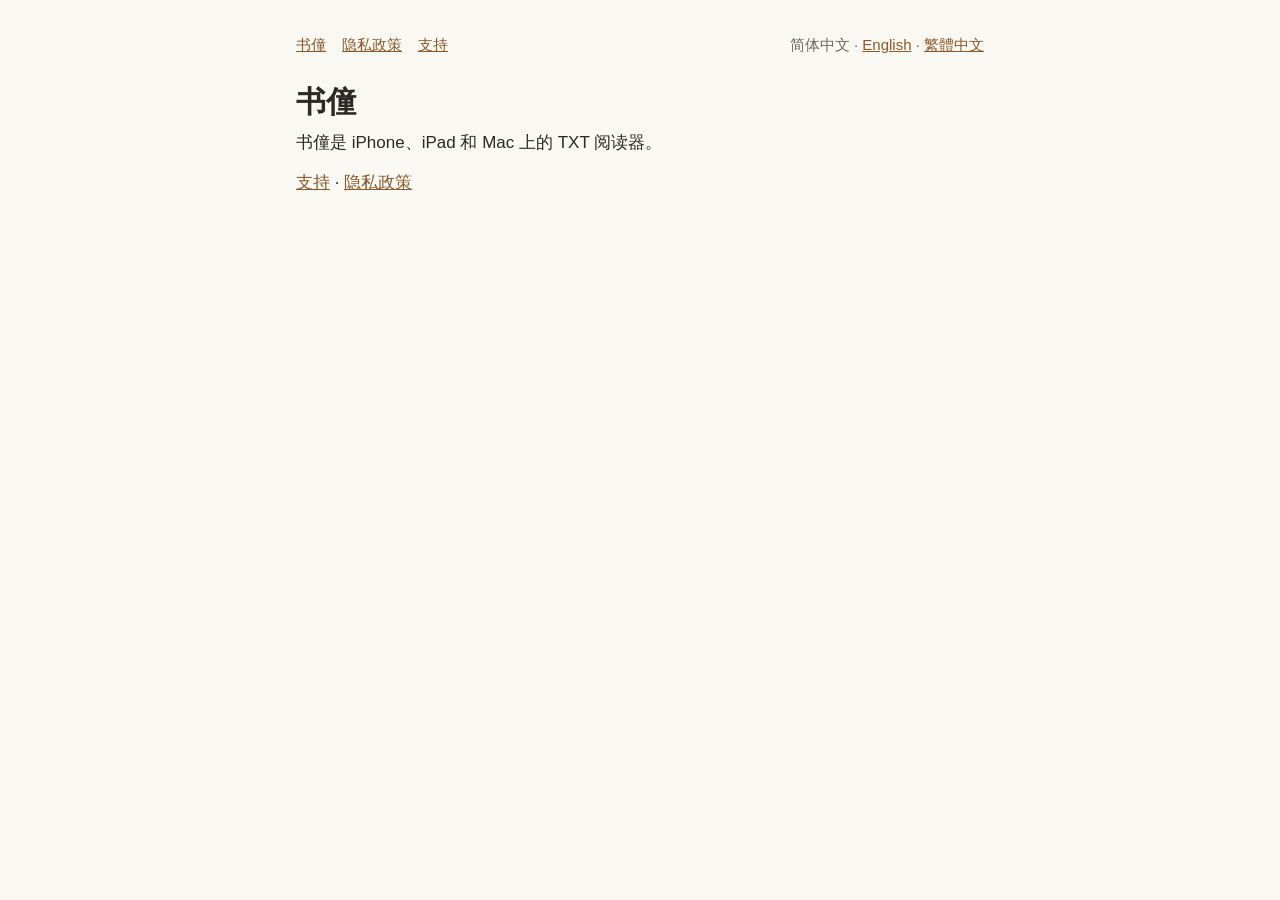
<file: index.html>
<!doctype html>
<html lang="zh-Hans">
<head>
<meta charset="utf-8">
<meta name="viewport" content="width=device-width, initial-scale=1">
<title>书僮</title>
<link rel="stylesheet" href="style.css">
</head>
<body>
<main>
<nav><a href="index.html">书僮</a><a href="privacy.html">隐私政策</a><a href="support.html">支持</a><span class="langs"><span>简体中文</span> · <a href="en/index.html" hreflang="en">English</a> · <a href="zh-Hant/index.html" hreflang="zh-Hant">繁體中文</a></span></nav>
<h1>书僮</h1>
<p>书僮是 iPhone、iPad 和 Mac 上的 TXT 阅读器。</p>
<p><a href="support.html">支持</a> · <a href="privacy.html">隐私政策</a></p>
</main>
</body>
</html>
</file>
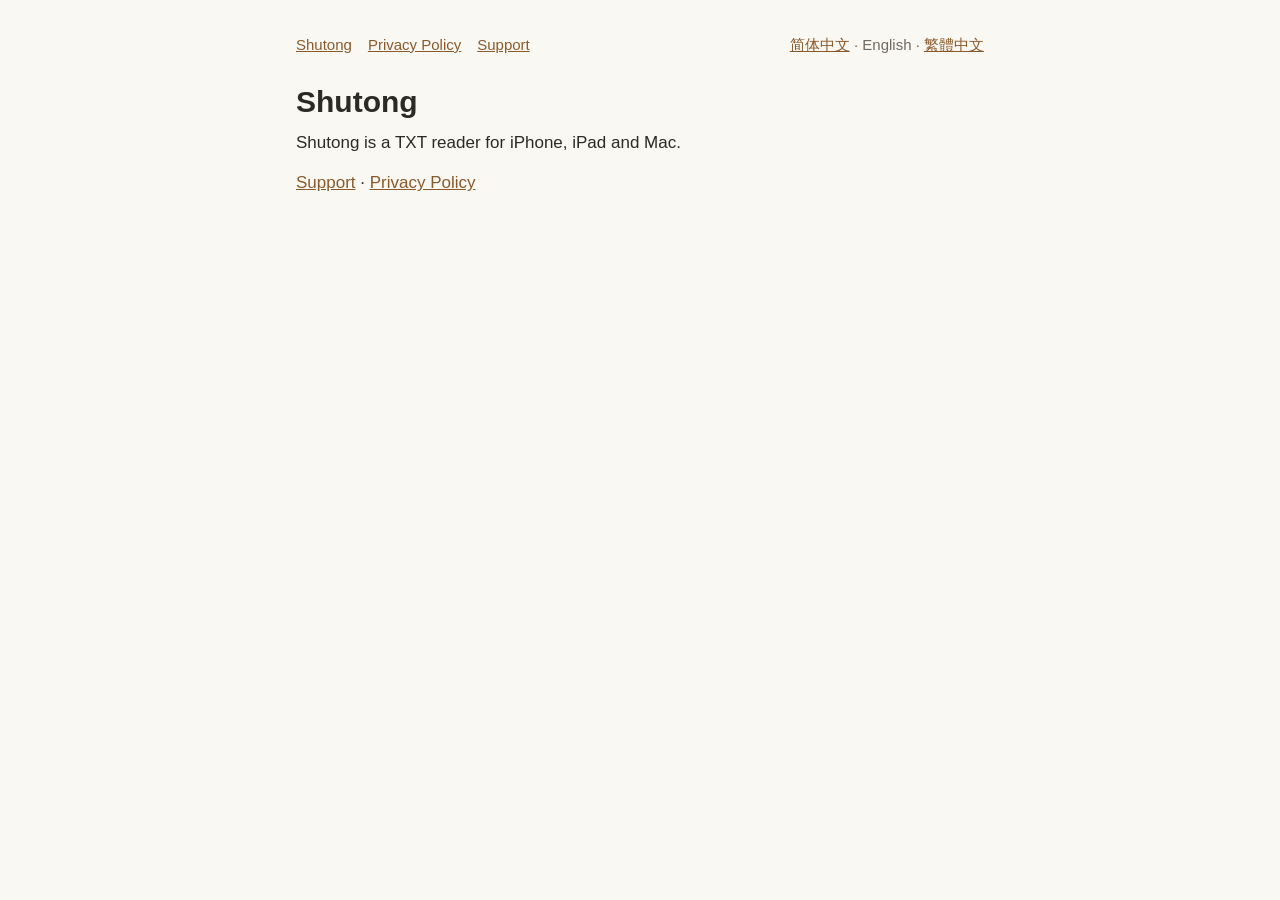
<file: en/index.html>
<!doctype html>
<html lang="en">
<head>
<meta charset="utf-8">
<meta name="viewport" content="width=device-width, initial-scale=1">
<title>Shutong</title>
<link rel="stylesheet" href="../style.css">
</head>
<body>
<main>
<nav><a href="../en/index.html">Shutong</a><a href="../en/privacy.html">Privacy Policy</a><a href="../en/support.html">Support</a><span class="langs"><a href="../index.html" hreflang="zh-Hans">简体中文</a> · <span>English</span> · <a href="../zh-Hant/index.html" hreflang="zh-Hant">繁體中文</a></span></nav>
<h1>Shutong</h1>
<p>Shutong is a TXT reader for iPhone, iPad and Mac.</p>
<p><a href="support.html">Support</a> · <a href="privacy.html">Privacy Policy</a></p>
</main>
</body>
</html>
</file>
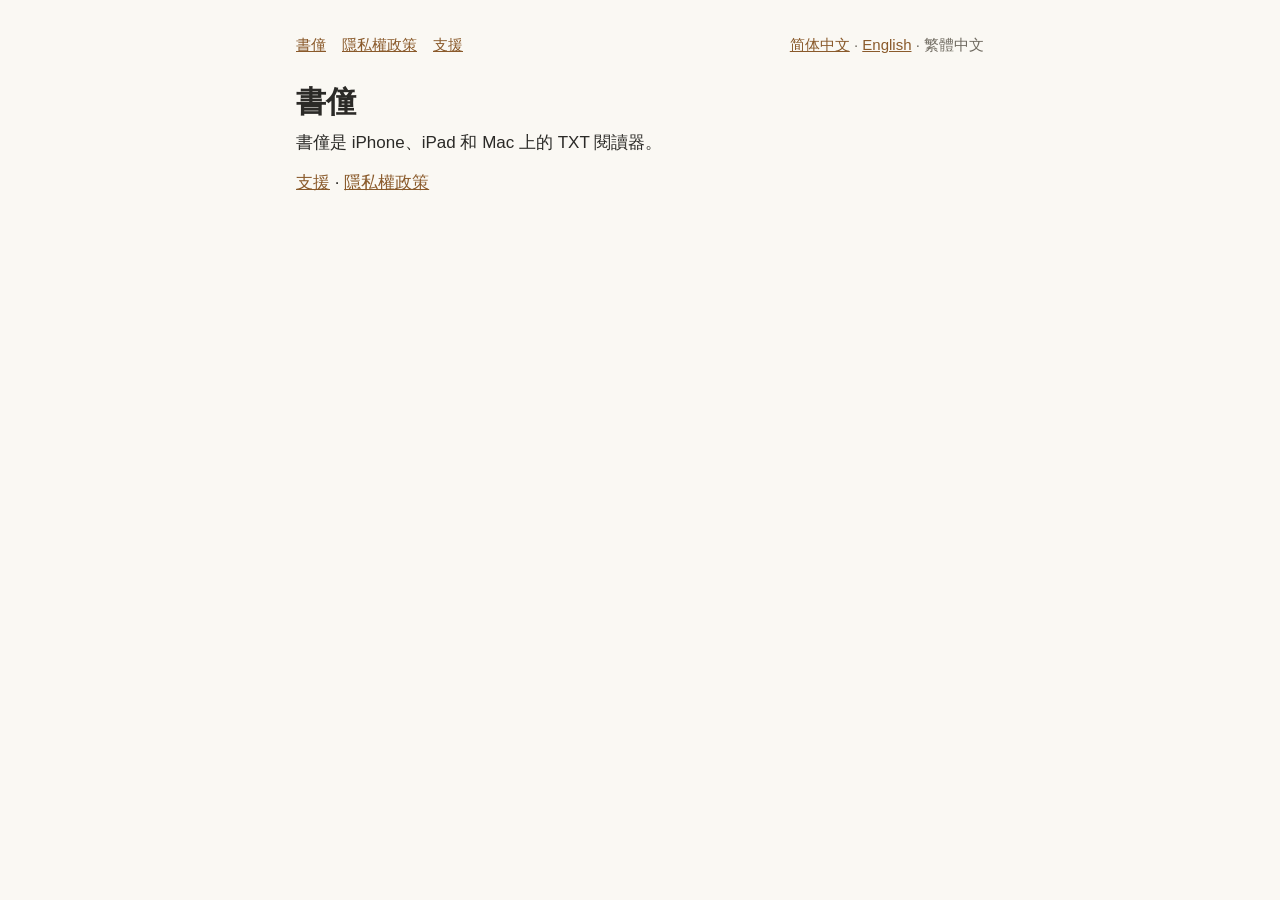
<file: zh-Hant/index.html>
<!doctype html>
<html lang="zh-Hant">
<head>
<meta charset="utf-8">
<meta name="viewport" content="width=device-width, initial-scale=1">
<title>書僮</title>
<link rel="stylesheet" href="../style.css">
</head>
<body>
<main>
<nav><a href="../zh-Hant/index.html">書僮</a><a href="../zh-Hant/privacy.html">隱私權政策</a><a href="../zh-Hant/support.html">支援</a><span class="langs"><a href="../index.html" hreflang="zh-Hans">简体中文</a> · <a href="../en/index.html" hreflang="en">English</a> · <span>繁體中文</span></span></nav>
<h1>書僮</h1>
<p>書僮是 iPhone、iPad 和 Mac 上的 TXT 閱讀器。</p>
<p><a href="support.html">支援</a> · <a href="privacy.html">隱私權政策</a></p>
</main>
</body>
</html>
</file>
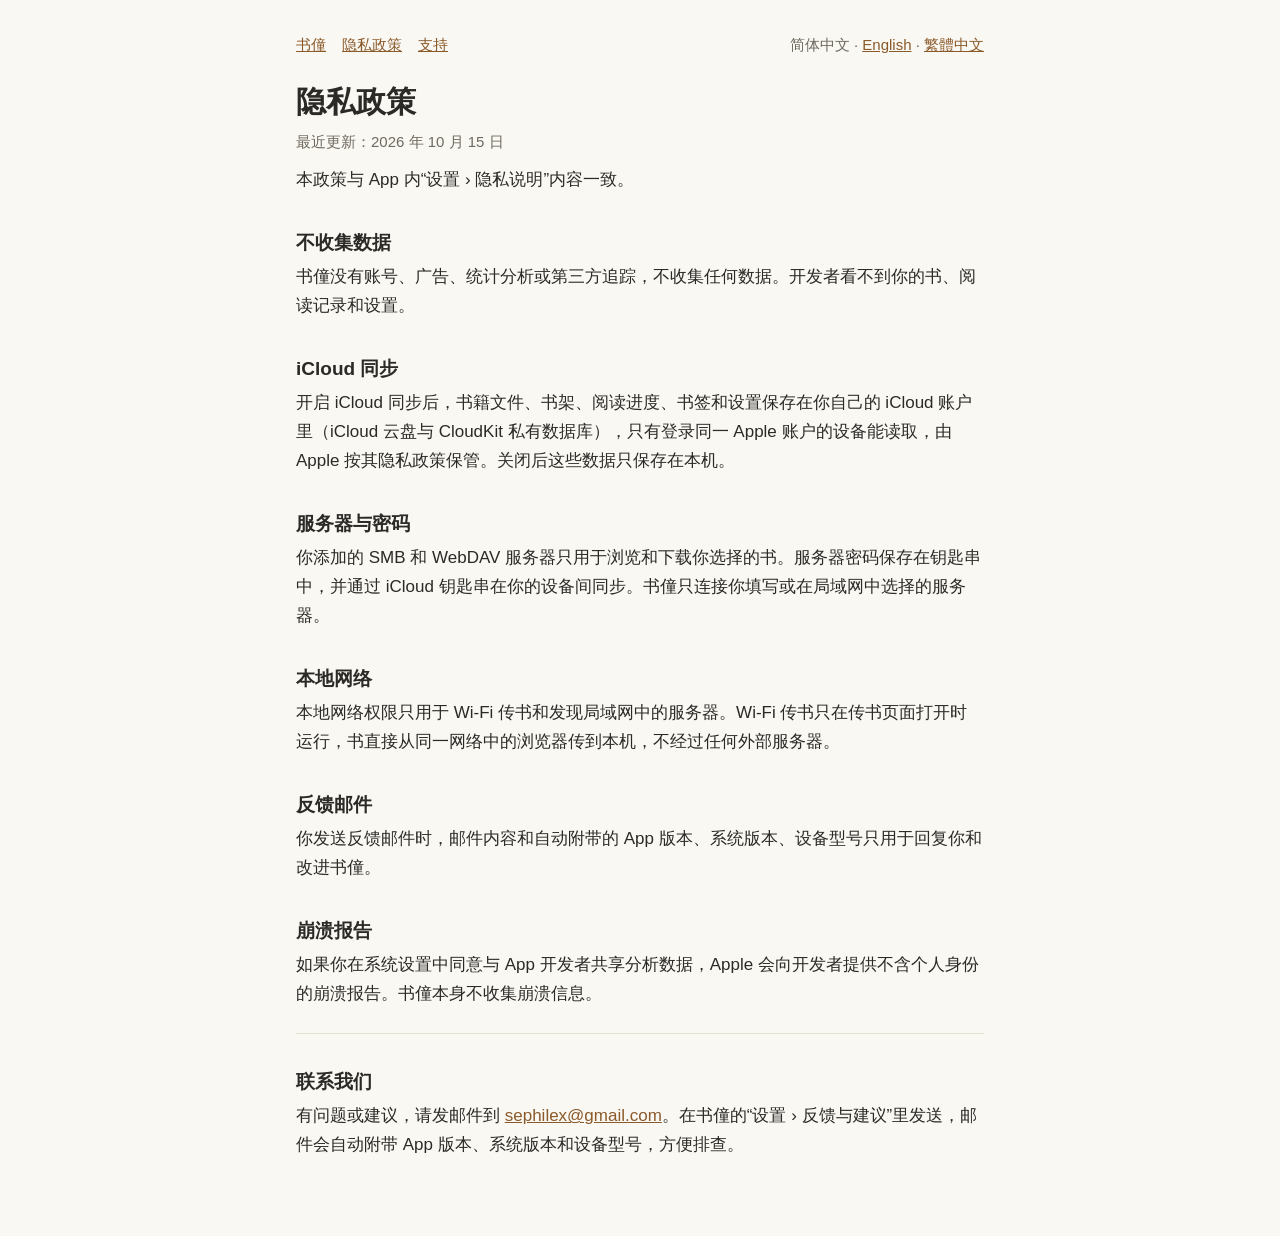
<file: privacy.html>
<!doctype html>
<html lang="zh-Hans">
<head>
<meta charset="utf-8">
<meta name="viewport" content="width=device-width, initial-scale=1">
<title>书僮 · 隐私政策</title>
<link rel="stylesheet" href="style.css">
</head>
<body>
<main>
<nav><a href="index.html">书僮</a><a href="privacy.html">隐私政策</a><a href="support.html">支持</a><span class="langs"><span>简体中文</span> · <a href="en/privacy.html" hreflang="en">English</a> · <a href="zh-Hant/privacy.html" hreflang="zh-Hant">繁體中文</a></span></nav>
<h1>隐私政策</h1>
<p class="muted">最近更新：2026 年 10 月 15 日</p>
<p>本政策与 App 内“设置 › 隐私说明”内容一致。</p>
<h2>不收集数据</h2>
<p>书僮没有账号、广告、统计分析或第三方追踪，不收集任何数据。开发者看不到你的书、阅读记录和设置。</p>
<h2>iCloud 同步</h2>
<p>开启 iCloud 同步后，书籍文件、书架、阅读进度、书签和设置保存在你自己的 iCloud 账户里（iCloud 云盘与 CloudKit 私有数据库），只有登录同一 Apple 账户的设备能读取，由 Apple 按其隐私政策保管。关闭后这些数据只保存在本机。</p>
<h2>服务器与密码</h2>
<p>你添加的 SMB 和 WebDAV 服务器只用于浏览和下载你选择的书。服务器密码保存在钥匙串中，并通过 iCloud 钥匙串在你的设备间同步。书僮只连接你填写或在局域网中选择的服务器。</p>
<h2>本地网络</h2>
<p>本地网络权限只用于 Wi-Fi 传书和发现局域网中的服务器。Wi-Fi 传书只在传书页面打开时运行，书直接从同一网络中的浏览器传到本机，不经过任何外部服务器。</p>
<h2>反馈邮件</h2>
<p>你发送反馈邮件时，邮件内容和自动附带的 App 版本、系统版本、设备型号只用于回复你和改进书僮。</p>
<h2>崩溃报告</h2>
<p>如果你在系统设置中同意与 App 开发者共享分析数据，Apple 会向开发者提供不含个人身份的崩溃报告。书僮本身不收集崩溃信息。</p>
<section><h2>联系我们</h2>
<p>有问题或建议，请发邮件到 <a href="mailto:sephilex@gmail.com">sephilex@gmail.com</a>。在书僮的“设置 › 反馈与建议”里发送，邮件会自动附带 App 版本、系统版本和设备型号，方便排查。</p></section>
</main>
</body>
</html>
</file>
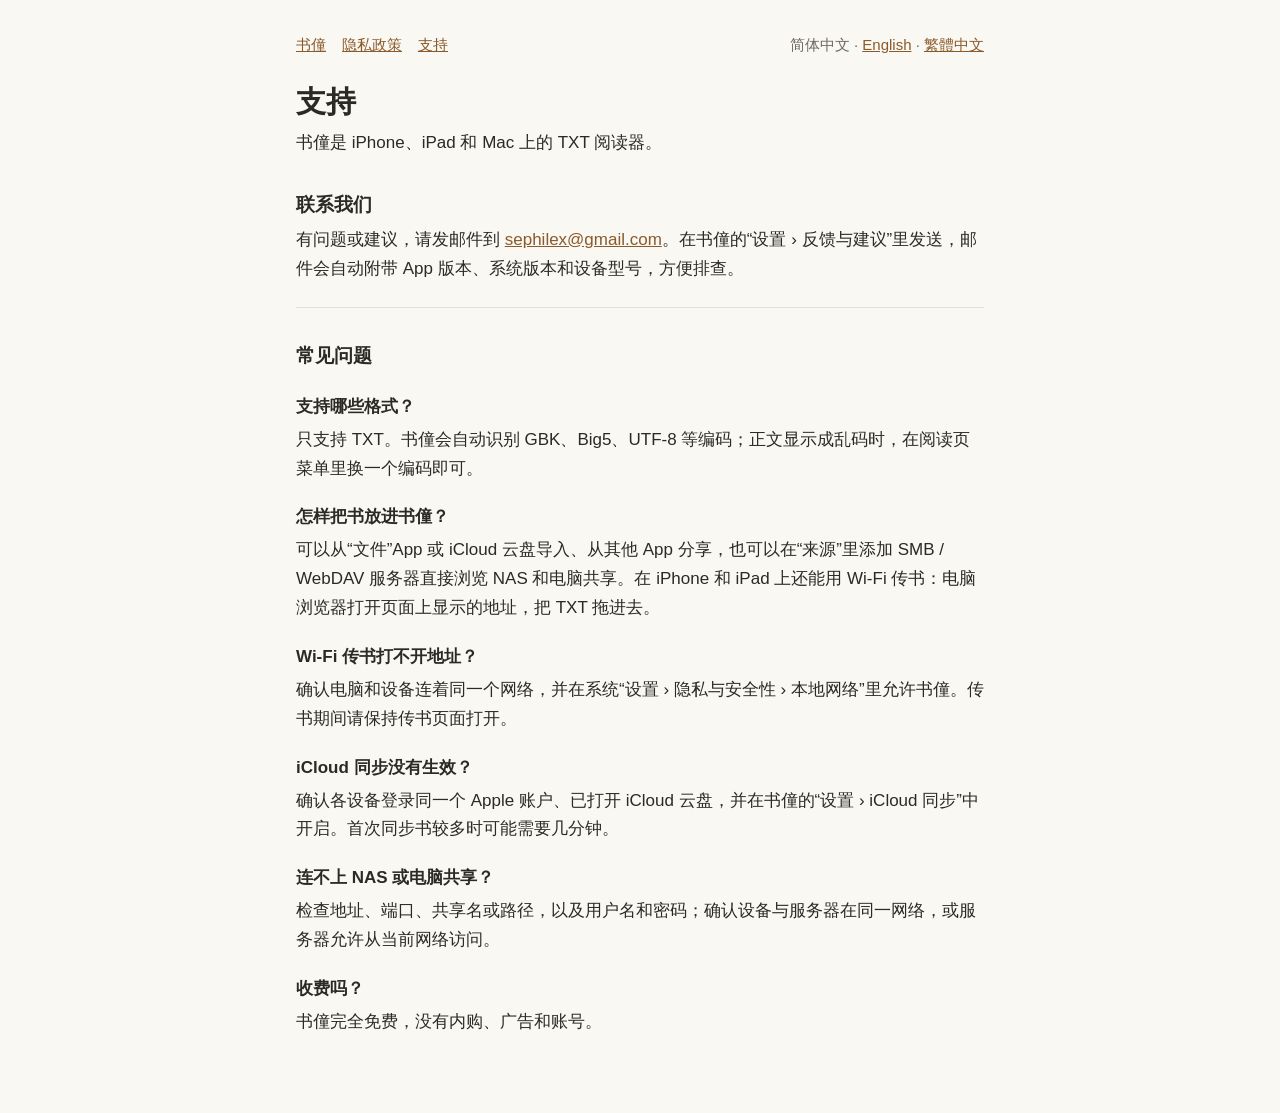
<file: support.html>
<!doctype html>
<html lang="zh-Hans">
<head>
<meta charset="utf-8">
<meta name="viewport" content="width=device-width, initial-scale=1">
<title>书僮 · 支持</title>
<link rel="stylesheet" href="style.css">
</head>
<body>
<main>
<nav><a href="index.html">书僮</a><a href="privacy.html">隐私政策</a><a href="support.html">支持</a><span class="langs"><span>简体中文</span> · <a href="en/support.html" hreflang="en">English</a> · <a href="zh-Hant/support.html" hreflang="zh-Hant">繁體中文</a></span></nav>
<h1>支持</h1>
<p>书僮是 iPhone、iPad 和 Mac 上的 TXT 阅读器。</p>
<h2>联系我们</h2>
<p>有问题或建议，请发邮件到 <a href="mailto:sephilex@gmail.com">sephilex@gmail.com</a>。在书僮的“设置 › 反馈与建议”里发送，邮件会自动附带 App 版本、系统版本和设备型号，方便排查。</p>
<section><h2>常见问题</h2>
<h3>支持哪些格式？</h3>
<p>只支持 TXT。书僮会自动识别 GBK、Big5、UTF-8 等编码；正文显示成乱码时，在阅读页菜单里换一个编码即可。</p>
<h3>怎样把书放进书僮？</h3>
<p>可以从“文件”App 或 iCloud 云盘导入、从其他 App 分享，也可以在“来源”里添加 SMB / WebDAV 服务器直接浏览 NAS 和电脑共享。在 iPhone 和 iPad 上还能用 Wi-Fi 传书：电脑浏览器打开页面上显示的地址，把 TXT 拖进去。</p>
<h3>Wi-Fi 传书打不开地址？</h3>
<p>确认电脑和设备连着同一个网络，并在系统“设置 › 隐私与安全性 › 本地网络”里允许书僮。传书期间请保持传书页面打开。</p>
<h3>iCloud 同步没有生效？</h3>
<p>确认各设备登录同一个 Apple 账户、已打开 iCloud 云盘，并在书僮的“设置 › iCloud 同步”中开启。首次同步书较多时可能需要几分钟。</p>
<h3>连不上 NAS 或电脑共享？</h3>
<p>检查地址、端口、共享名或路径，以及用户名和密码；确认设备与服务器在同一网络，或服务器允许从当前网络访问。</p>
<h3>收费吗？</h3>
<p>书僮完全免费，没有内购、广告和账号。</p></section>
</main>
</body>
</html>
</file>
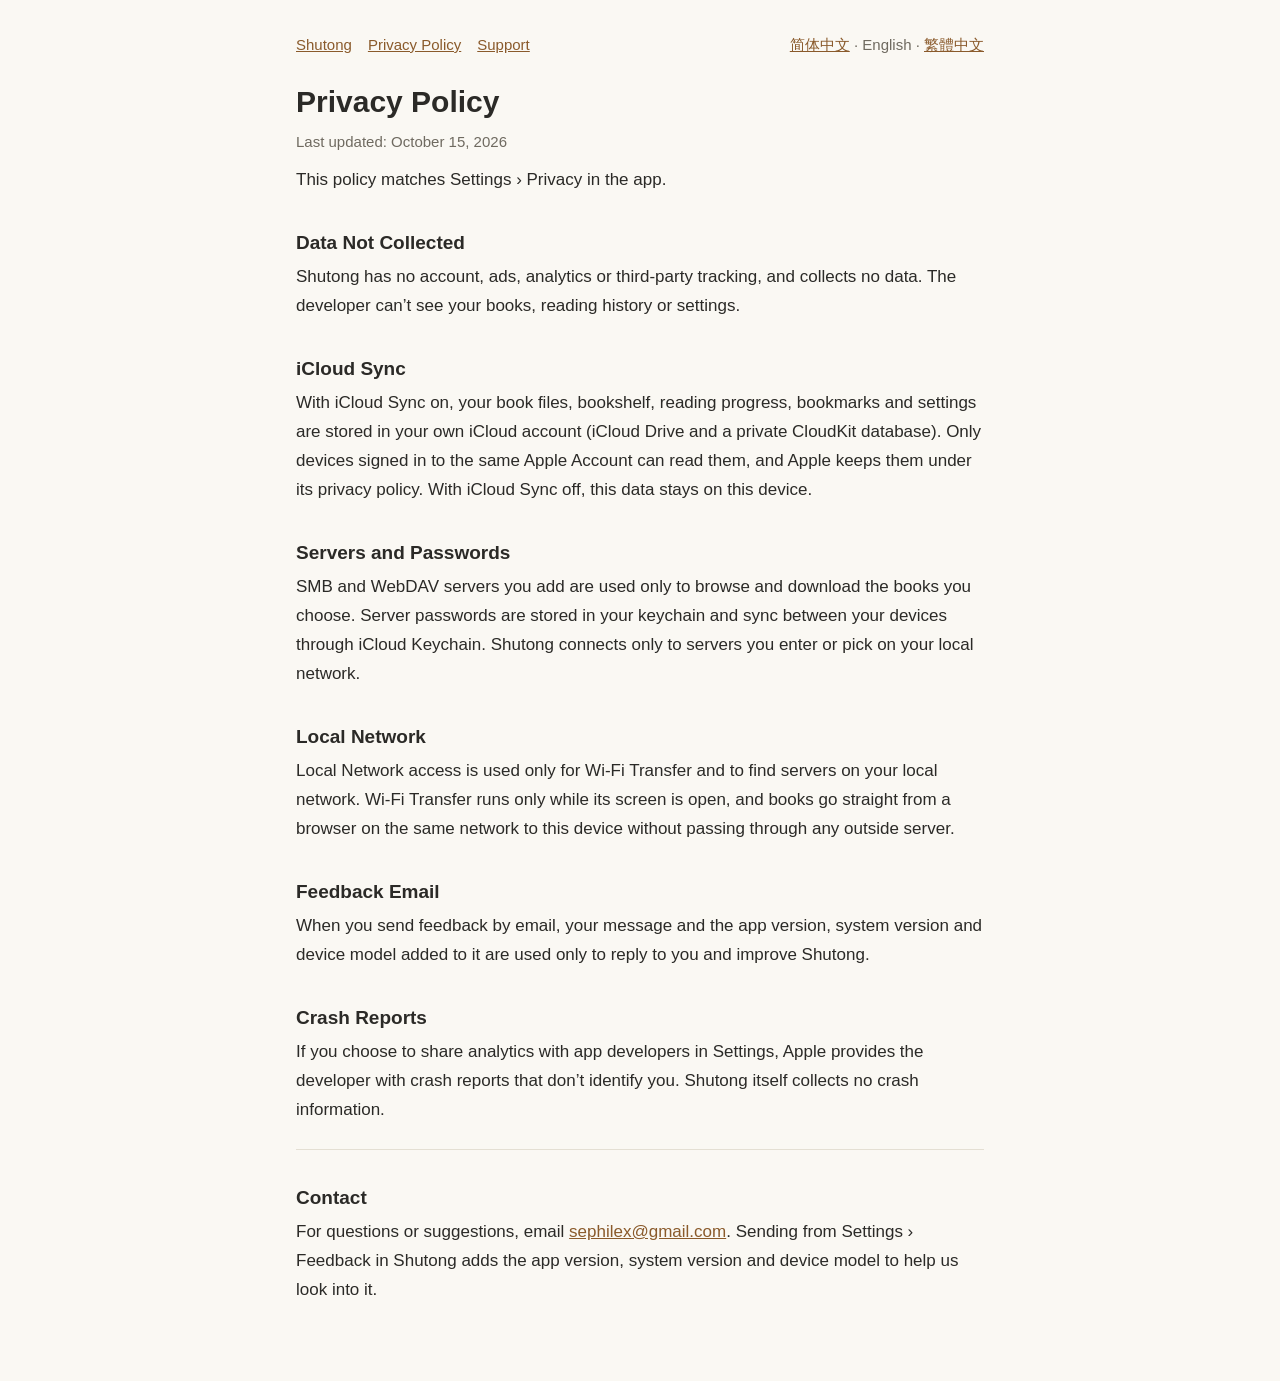
<file: en/privacy.html>
<!doctype html>
<html lang="en">
<head>
<meta charset="utf-8">
<meta name="viewport" content="width=device-width, initial-scale=1">
<title>Shutong · Privacy Policy</title>
<link rel="stylesheet" href="../style.css">
</head>
<body>
<main>
<nav><a href="../en/index.html">Shutong</a><a href="../en/privacy.html">Privacy Policy</a><a href="../en/support.html">Support</a><span class="langs"><a href="../privacy.html" hreflang="zh-Hans">简体中文</a> · <span>English</span> · <a href="../zh-Hant/privacy.html" hreflang="zh-Hant">繁體中文</a></span></nav>
<h1>Privacy Policy</h1>
<p class="muted">Last updated: October 15, 2026</p>
<p>This policy matches Settings › Privacy in the app.</p>
<h2>Data Not Collected</h2>
<p>Shutong has no account, ads, analytics or third-party tracking, and collects no data. The developer can’t see your books, reading history or settings.</p>
<h2>iCloud Sync</h2>
<p>With iCloud Sync on, your book files, bookshelf, reading progress, bookmarks and settings are stored in your own iCloud account (iCloud Drive and a private CloudKit database). Only devices signed in to the same Apple Account can read them, and Apple keeps them under its privacy policy. With iCloud Sync off, this data stays on this device.</p>
<h2>Servers and Passwords</h2>
<p>SMB and WebDAV servers you add are used only to browse and download the books you choose. Server passwords are stored in your keychain and sync between your devices through iCloud Keychain. Shutong connects only to servers you enter or pick on your local network.</p>
<h2>Local Network</h2>
<p>Local Network access is used only for Wi-Fi Transfer and to find servers on your local network. Wi-Fi Transfer runs only while its screen is open, and books go straight from a browser on the same network to this device without passing through any outside server.</p>
<h2>Feedback Email</h2>
<p>When you send feedback by email, your message and the app version, system version and device model added to it are used only to reply to you and improve Shutong.</p>
<h2>Crash Reports</h2>
<p>If you choose to share analytics with app developers in Settings, Apple provides the developer with crash reports that don’t identify you. Shutong itself collects no crash information.</p>
<section><h2>Contact</h2>
<p>For questions or suggestions, email <a href="mailto:sephilex@gmail.com">sephilex@gmail.com</a>. Sending from Settings › Feedback in Shutong adds the app version, system version and device model to help us look into it.</p></section>
</main>
</body>
</html>
</file>
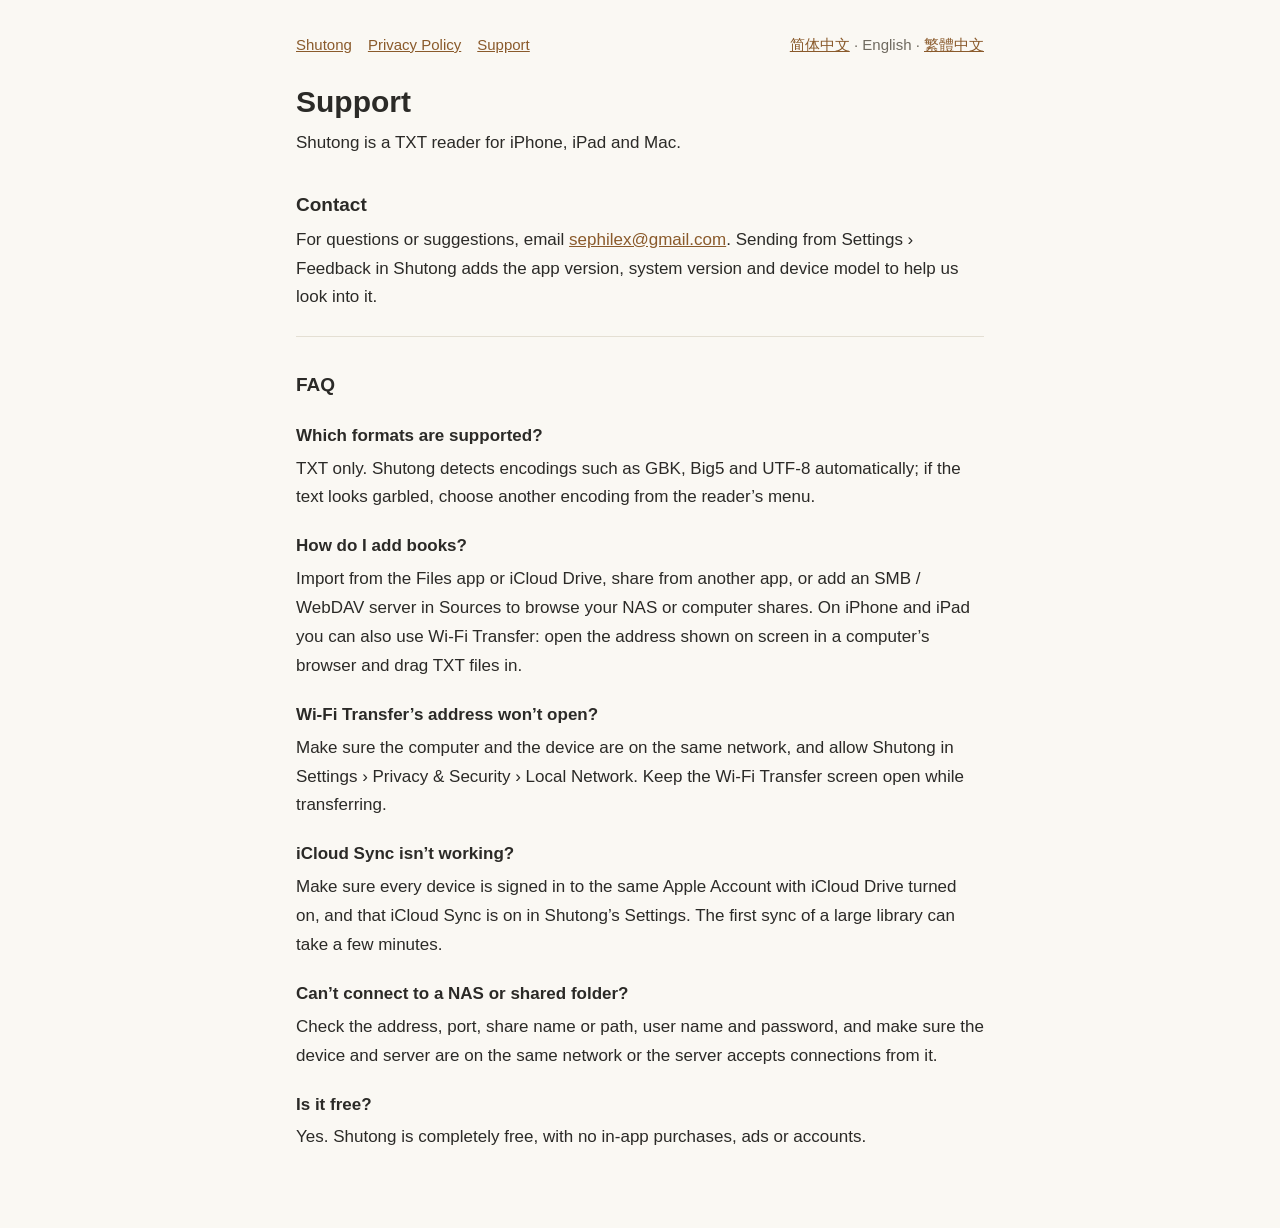
<file: en/support.html>
<!doctype html>
<html lang="en">
<head>
<meta charset="utf-8">
<meta name="viewport" content="width=device-width, initial-scale=1">
<title>Shutong · Support</title>
<link rel="stylesheet" href="../style.css">
</head>
<body>
<main>
<nav><a href="../en/index.html">Shutong</a><a href="../en/privacy.html">Privacy Policy</a><a href="../en/support.html">Support</a><span class="langs"><a href="../support.html" hreflang="zh-Hans">简体中文</a> · <span>English</span> · <a href="../zh-Hant/support.html" hreflang="zh-Hant">繁體中文</a></span></nav>
<h1>Support</h1>
<p>Shutong is a TXT reader for iPhone, iPad and Mac.</p>
<h2>Contact</h2>
<p>For questions or suggestions, email <a href="mailto:sephilex@gmail.com">sephilex@gmail.com</a>. Sending from Settings › Feedback in Shutong adds the app version, system version and device model to help us look into it.</p>
<section><h2>FAQ</h2>
<h3>Which formats are supported?</h3>
<p>TXT only. Shutong detects encodings such as GBK, Big5 and UTF-8 automatically; if the text looks garbled, choose another encoding from the reader’s menu.</p>
<h3>How do I add books?</h3>
<p>Import from the Files app or iCloud Drive, share from another app, or add an SMB / WebDAV server in Sources to browse your NAS or computer shares. On iPhone and iPad you can also use Wi-Fi Transfer: open the address shown on screen in a computer’s browser and drag TXT files in.</p>
<h3>Wi-Fi Transfer’s address won’t open?</h3>
<p>Make sure the computer and the device are on the same network, and allow Shutong in Settings › Privacy &amp; Security › Local Network. Keep the Wi-Fi Transfer screen open while transferring.</p>
<h3>iCloud Sync isn’t working?</h3>
<p>Make sure every device is signed in to the same Apple Account with iCloud Drive turned on, and that iCloud Sync is on in Shutong’s Settings. The first sync of a large library can take a few minutes.</p>
<h3>Can’t connect to a NAS or shared folder?</h3>
<p>Check the address, port, share name or path, user name and password, and make sure the device and server are on the same network or the server accepts connections from it.</p>
<h3>Is it free?</h3>
<p>Yes. Shutong is completely free, with no in-app purchases, ads or accounts.</p></section>
</main>
</body>
</html>
</file>
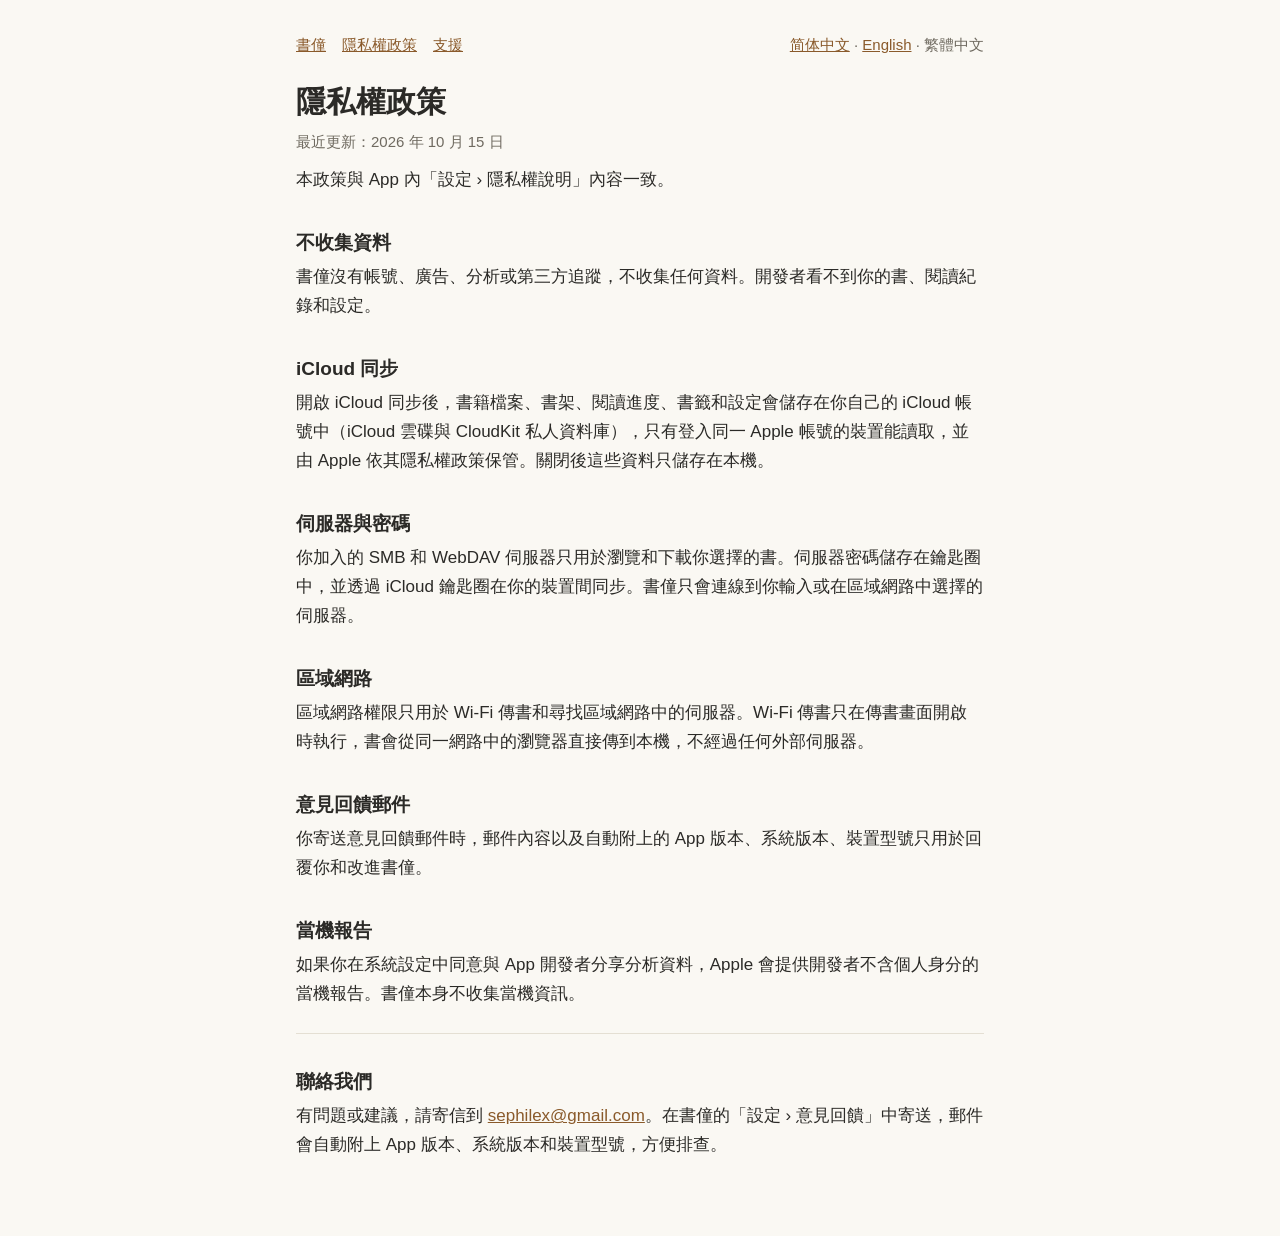
<file: zh-Hant/privacy.html>
<!doctype html>
<html lang="zh-Hant">
<head>
<meta charset="utf-8">
<meta name="viewport" content="width=device-width, initial-scale=1">
<title>書僮 · 隱私權政策</title>
<link rel="stylesheet" href="../style.css">
</head>
<body>
<main>
<nav><a href="../zh-Hant/index.html">書僮</a><a href="../zh-Hant/privacy.html">隱私權政策</a><a href="../zh-Hant/support.html">支援</a><span class="langs"><a href="../privacy.html" hreflang="zh-Hans">简体中文</a> · <a href="../en/privacy.html" hreflang="en">English</a> · <span>繁體中文</span></span></nav>
<h1>隱私權政策</h1>
<p class="muted">最近更新：2026 年 10 月 15 日</p>
<p>本政策與 App 內「設定 › 隱私權說明」內容一致。</p>
<h2>不收集資料</h2>
<p>書僮沒有帳號、廣告、分析或第三方追蹤，不收集任何資料。開發者看不到你的書、閱讀紀錄和設定。</p>
<h2>iCloud 同步</h2>
<p>開啟 iCloud 同步後，書籍檔案、書架、閱讀進度、書籤和設定會儲存在你自己的 iCloud 帳號中（iCloud 雲碟與 CloudKit 私人資料庫），只有登入同一 Apple 帳號的裝置能讀取，並由 Apple 依其隱私權政策保管。關閉後這些資料只儲存在本機。</p>
<h2>伺服器與密碼</h2>
<p>你加入的 SMB 和 WebDAV 伺服器只用於瀏覽和下載你選擇的書。伺服器密碼儲存在鑰匙圈中，並透過 iCloud 鑰匙圈在你的裝置間同步。書僮只會連線到你輸入或在區域網路中選擇的伺服器。</p>
<h2>區域網路</h2>
<p>區域網路權限只用於 Wi-Fi 傳書和尋找區域網路中的伺服器。Wi-Fi 傳書只在傳書畫面開啟時執行，書會從同一網路中的瀏覽器直接傳到本機，不經過任何外部伺服器。</p>
<h2>意見回饋郵件</h2>
<p>你寄送意見回饋郵件時，郵件內容以及自動附上的 App 版本、系統版本、裝置型號只用於回覆你和改進書僮。</p>
<h2>當機報告</h2>
<p>如果你在系統設定中同意與 App 開發者分享分析資料，Apple 會提供開發者不含個人身分的當機報告。書僮本身不收集當機資訊。</p>
<section><h2>聯絡我們</h2>
<p>有問題或建議，請寄信到 <a href="mailto:sephilex@gmail.com">sephilex@gmail.com</a>。在書僮的「設定 › 意見回饋」中寄送，郵件會自動附上 App 版本、系統版本和裝置型號，方便排查。</p></section>
</main>
</body>
</html>
</file>
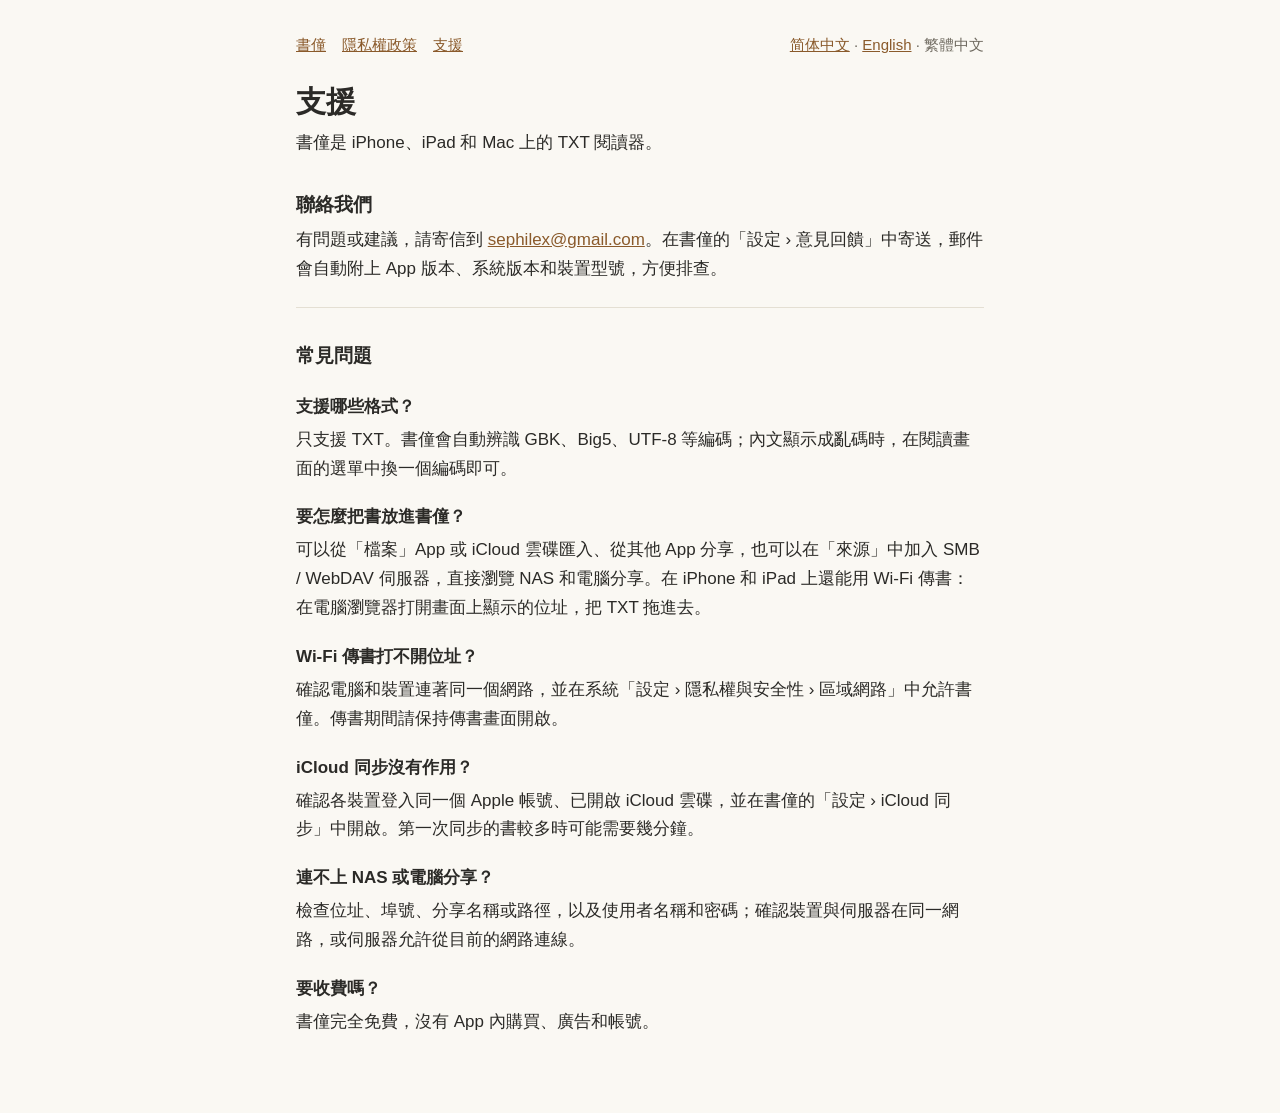
<file: zh-Hant/support.html>
<!doctype html>
<html lang="zh-Hant">
<head>
<meta charset="utf-8">
<meta name="viewport" content="width=device-width, initial-scale=1">
<title>書僮 · 支援</title>
<link rel="stylesheet" href="../style.css">
</head>
<body>
<main>
<nav><a href="../zh-Hant/index.html">書僮</a><a href="../zh-Hant/privacy.html">隱私權政策</a><a href="../zh-Hant/support.html">支援</a><span class="langs"><a href="../support.html" hreflang="zh-Hans">简体中文</a> · <a href="../en/support.html" hreflang="en">English</a> · <span>繁體中文</span></span></nav>
<h1>支援</h1>
<p>書僮是 iPhone、iPad 和 Mac 上的 TXT 閱讀器。</p>
<h2>聯絡我們</h2>
<p>有問題或建議，請寄信到 <a href="mailto:sephilex@gmail.com">sephilex@gmail.com</a>。在書僮的「設定 › 意見回饋」中寄送，郵件會自動附上 App 版本、系統版本和裝置型號，方便排查。</p>
<section><h2>常見問題</h2>
<h3>支援哪些格式？</h3>
<p>只支援 TXT。書僮會自動辨識 GBK、Big5、UTF-8 等編碼；內文顯示成亂碼時，在閱讀畫面的選單中換一個編碼即可。</p>
<h3>要怎麼把書放進書僮？</h3>
<p>可以從「檔案」App 或 iCloud 雲碟匯入、從其他 App 分享，也可以在「來源」中加入 SMB / WebDAV 伺服器，直接瀏覽 NAS 和電腦分享。在 iPhone 和 iPad 上還能用 Wi-Fi 傳書：在電腦瀏覽器打開畫面上顯示的位址，把 TXT 拖進去。</p>
<h3>Wi-Fi 傳書打不開位址？</h3>
<p>確認電腦和裝置連著同一個網路，並在系統「設定 › 隱私權與安全性 › 區域網路」中允許書僮。傳書期間請保持傳書畫面開啟。</p>
<h3>iCloud 同步沒有作用？</h3>
<p>確認各裝置登入同一個 Apple 帳號、已開啟 iCloud 雲碟，並在書僮的「設定 › iCloud 同步」中開啟。第一次同步的書較多時可能需要幾分鐘。</p>
<h3>連不上 NAS 或電腦分享？</h3>
<p>檢查位址、埠號、分享名稱或路徑，以及使用者名稱和密碼；確認裝置與伺服器在同一網路，或伺服器允許從目前的網路連線。</p>
<h3>要收費嗎？</h3>
<p>書僮完全免費，沒有 App 內購買、廣告和帳號。</p></section>
</main>
</body>
</html>
</file>
<file: style.css>
:root{--bg:#faf8f3;--ink:#2b2a27;--muted:#6f6a60;--line:#e4dfd3;--accent:#8a5a2b}
@media (prefers-color-scheme:dark){:root{--bg:#1c1b19;--ink:#ebe7de;--muted:#a39d91;--line:#3a3833;--accent:#d8a46a}}
*{box-sizing:border-box}
body{margin:0;background:var(--bg);color:var(--ink);font:17px/1.7 -apple-system,BlinkMacSystemFont,"PingFang SC","PingFang TC","Helvetica Neue",sans-serif}
main{max-width:720px;margin:0 auto;padding:32px 16px 64px}
nav{display:flex;flex-wrap:wrap;gap:8px 16px;font-size:15px;color:var(--muted);margin-bottom:24px}
nav .langs{margin-left:auto}
a{color:var(--accent)}
h1{font-size:30px;line-height:1.3;margin:0 0 8px}
h2{font-size:19px;margin:32px 0 4px}
h3{font-size:17px;margin:20px 0 4px}
p{margin:0 0 12px}
.muted{color:var(--muted);font-size:15px}
section{border-top:1px solid var(--line);margin-top:24px}
</file>
